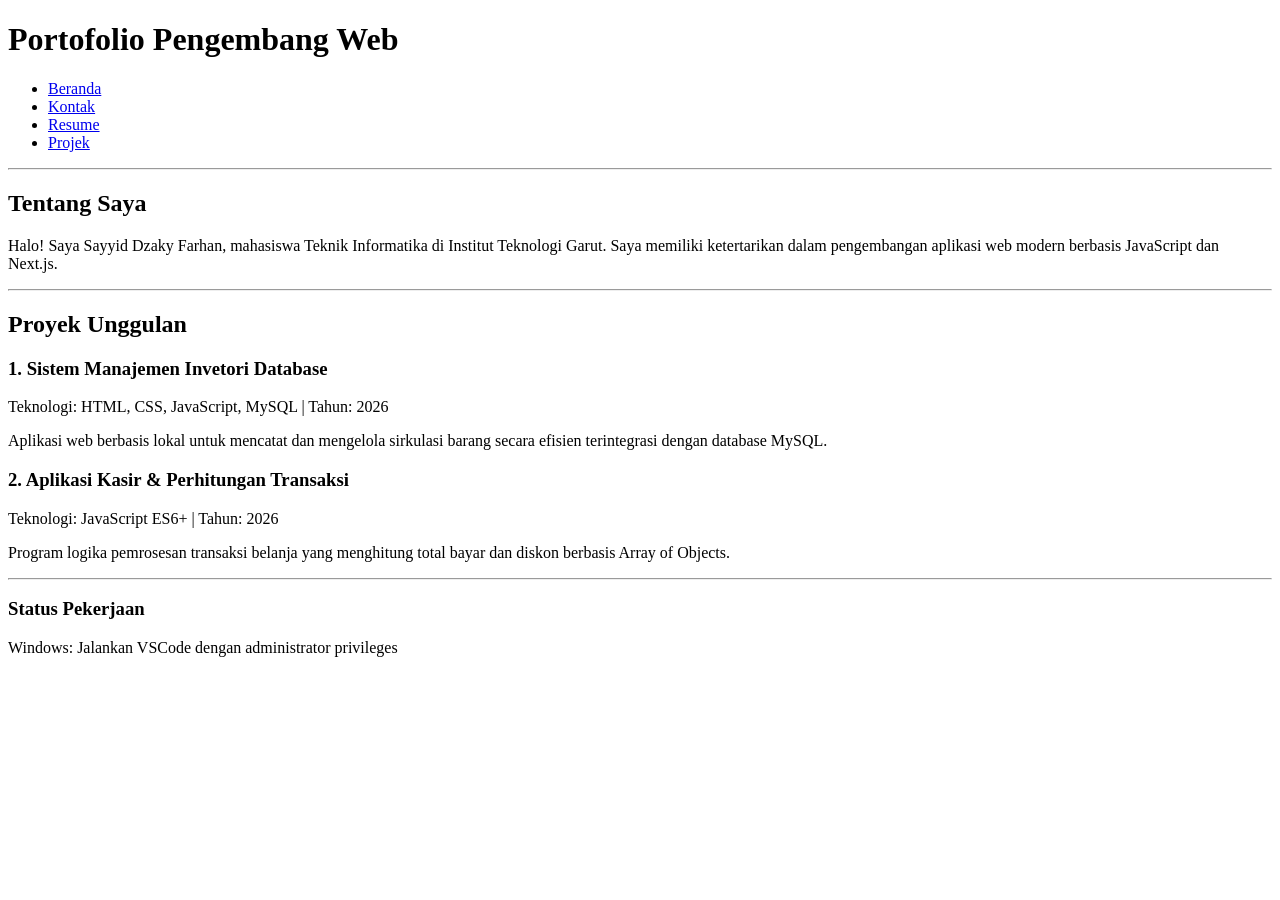
<file: Pertemuan-2/index.html>
<!DOCTYPE html>
<html lang="en">
<head>
    <meta charset="UTF-8">
    <meta name="viewport" content="width=device-width, initial-scale=1.0">
    <title>Modul 2 - Web Portofolio Mahasiswa</title>
</head>
<body>
    <header>
        <h1>Portofolio Pengembang Web</h1>
        <nav>
            <ul>
                <li><a href="index.html">Beranda</a></li>
                <li><a href="kontak.html">Kontak</a></li>
                <li><a href="resume.html">Resume</a></li>
                <li><a href="projek.html">Projek</a></li>
            </ul>
        </nav>
    </header>
    <hr>
    <main>
        <section id="tentang">
            <h2>Tentang Saya</h2>
            <p>Halo! Saya Sayyid Dzaky Farhan, mahasiswa Teknik Informatika di Institut Teknologi Garut. Saya memiliki ketertarikan dalam pengembangan aplikasi web modern berbasis JavaScript dan Next.js.</p>
        </section>
        <hr>
        <section id="proyek">
            <h2>Proyek Unggulan</h2>
            <article>
                <header>
                    <h3>1. Sistem Manajemen Invetori Database</h3>
                    <p>Teknologi: HTML, CSS, JavaScript, MySQL | Tahun:     <time datetime="2026">2026</time></p>
                </header>
                <p>Aplikasi web berbasis lokal untuk mencatat dan mengelola sirkulasi barang secara efisien terintegrasi dengan database MySQL.</p>
            </article>
            <article>
                <header>
                    <h3>2. Aplikasi Kasir & Perhitungan Transaksi</h3>
                    <p>Teknologi: JavaScript ES6+ | Tahun: <time datetime="2026">2026</time></p>
                </header>
                <p>
                    Program logika pemrosesan transaksi belanja yang menghitung total bayar dan diskon berbasis Array of Objects.
                </p>
            </article>
        </section>
    </main>
    <hr>
    <aside>
        <h3>Status Pekerjaan</h3>
        <p>Windows: Jalankan VSCode dengan administrator privileges</p>
    </aside>
</body>
</html>
</file>
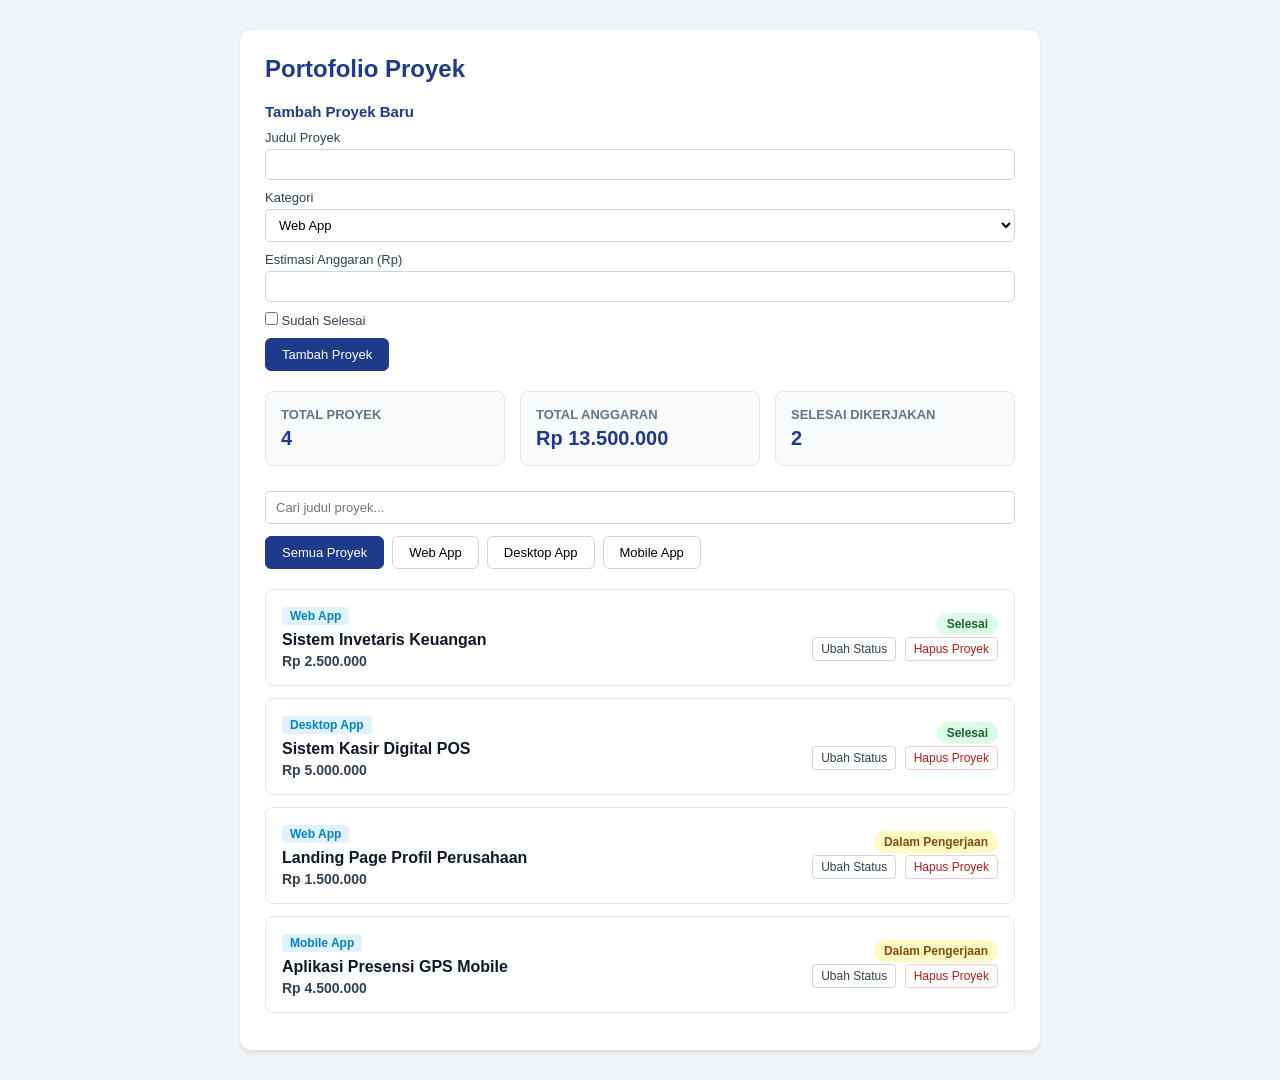
<file: pertemuan-4/index.html>
<!DOCTYPE html>
<html lang="id">
<head>
<meta charset="UTF-8">
<meta name="viewport" content="width=device-width, initial-scale=1.0">
<title>Dashboard Portofolio Proyek - Modul 4</title>
<link rel="icon" href="data:,">
<style>
* { box-sizing: border-box; margin: 0; padding: 0; font-family: 'Segoe UI', Tahoma, Geneva, sans-serif; }
body { background-color: #f1f5f9; color: #0f172a; padding: 30px 15px; }
.container { max-width: 800px; margin: 0 auto; background: #ffffff; border-radius: 12px; padding: 25px;
box-shadow: 0 4px 6px -1px rgba(0, 0, 0, 0.1); }
h1 { color: #1e3a8a; font-size: 24px; margin-bottom: 20px; }
.stats-grid { display: grid; grid-template-columns: repeat(auto-fit, minmax(200px, 1fr)); gap: 15px;
margin-bottom: 25px; }
.stat-card { background: #f8fafc; border: 1px solid #e2e8f0; border-radius: 8px; padding: 15px; text-
align: center; }
.stat-card h3 { font-size: 13px; color: #64748b; text-transform: uppercase; margin-bottom: 5px; }
.stat-card p { font-size: 20px; font-weight: bold; color: #1e3a8a; }
.filter-group { display: flex; gap: 8px; margin-bottom: 20px; flex-wrap: wrap; }
.btn-filter { padding: 8px 16px; border: 1px solid #cbd5e1; background: #ffffff; border-radius: 6px;
cursor: pointer; font-size: 13px; font-weight: 500; transition: all 0.2s; }
.btn-filter.active, .btn-filter:hover { background: #1e3a8a; color: #ffffff; border-color: #1e3a8a; }
.project-card { border: 1px solid #e2e8f0; border-radius: 8px; padding: 16px; margin-bottom: 12px;
display: flex; justify-content: space-between; align-items: center; background: #ffffff; transition: transform
0.15s ease; }
.project-card:hover { transform: translateY(-2px); }
.project-info h4 { font-size: 16px; color: #0f172a; margin-bottom: 4px; }
.project-category { display: inline-block; font-size: 12px; color: #0284c7; background: #e0f2fe; padding:
2px 8px; border-radius: 4px; margin-bottom: 6px; font-weight: 600; }
.project-budget { font-size: 14px; color: #334155; font-weight: 600; }
.badge { padding: 4px 10px; border-radius: 20px; font-size: 12px; font-weight: 600; }
.badge-success { background: #dcfce7; color: #166534; }
.badge-pending { background: #fef9c3; color: #854d0e; }
.form-section { margin-bottom: 20px; }
.form-section h3 { font-size: 15px; color: #1e3a8a; margin-bottom: 10px; }
.form-group { margin-bottom: 10px; }
.form-group label { display: block; font-size: 13px; color: #334155; margin-bottom: 4px; }
.form-group input, .form-group select { width: 100%; padding: 7px 9px; border: 1px solid #cbd5e1;
border-radius: 5px; font-size: 13px; font-family: inherit; background: #ffffff; }
.form-group input:focus, .form-group select:focus { outline: none; border-color: #1e3a8a; }
.form-group input[type="checkbox"] { width: auto; }
.btn-submit { padding: 8px 16px; border: 1px solid #1e3a8a; background: #1e3a8a; color: #ffffff;
border-radius: 6px; font-size: 13px; font-weight: 500; cursor: pointer; }
.btn-submit:hover { background: #172554; }
.form-error { display: none; color: #b91c1c; font-size: 13px; margin-top: 6px; }
.form-error.show { display: block; }
.search-input { width: 100%; padding: 8px 10px; border: 1px solid #cbd5e1; border-radius: 5px;
font-size: 13px; font-family: inherit; margin-bottom: 12px; }
.search-input:focus { outline: none; border-color: #1e3a8a; }
.project-actions { text-align: right; }
.btn-action { margin-top: 5px; margin-left: 4px; padding: 4px 8px; border: 1px solid #cbd5e1;
border-radius: 4px; background: #ffffff; color: #334155; font-size: 12px; cursor: pointer; }
.btn-action:hover { background: #f1f5f9; }
.btn-action.hapus { color: #b91c1c; border-color: #fecaca; }
</style>
</head>
<body>
<div class="container">
    <h1>Portofolio Proyek</h1>

<div class="form-section">
<h3>Tambah Proyek Baru</h3>
<form id="project-form">
<div class="form-group">
<label for="input-title">Judul Proyek</label>
<input type="text" id="input-title">
</div>
<div class="form-group">
<label for="input-category">Kategori</label>
<select id="input-category">
<option value="Web App">Web App</option>
<option value="Mobile App">Mobile App</option>
<option value="Desktop App">Desktop App</option>
<option value="UI/UX Design">UI/UX Design</option>
</select>
</div>
<div class="form-group">
<label for="input-budget">Estimasi Anggaran (Rp)</label>
<input type="number" id="input-budget">
</div>
<div class="form-group">
<label for="input-completed"><input type="checkbox" id="input-completed"> Sudah Selesai</label>
</div>
<div class="form-group">
<button type="submit" class="btn-submit">Tambah Proyek</button>
</div>
<p class="form-error" id="form-error"></p>
</form>
</div>

<div class="stats-grid">
<div class="stat-card">
<h3>Total Proyek</h3>
<p id="stat-total-projects">0</p>
</div>
<div class="stat-card">
<h3>Total Anggaran</h3>
<p id="stat-total-budget">Rp 0</p>
</div>
<div class="stat-card">
<h3>Selesai Dikerjakan</h3>
<p id="stat-completed-projects">0</p>
</div>
</div>

<input type="search" id="search-input" class="search-input" placeholder="Cari judul proyek...">

<div class="filter-group">
<button class="btn-filter active" data-category="Semua">Semua Proyek</button>
<button class="btn-filter" data-category="Web App">Web App</button>
<button class="btn-filter" data-category="Desktop App">Desktop App</button>
<button class="btn-filter" data-category="Mobile App">Mobile App</button>
</div>

<div id="project-list"></div>
</div>
<script src="main.js"></script>
</body>
</html>
</file>
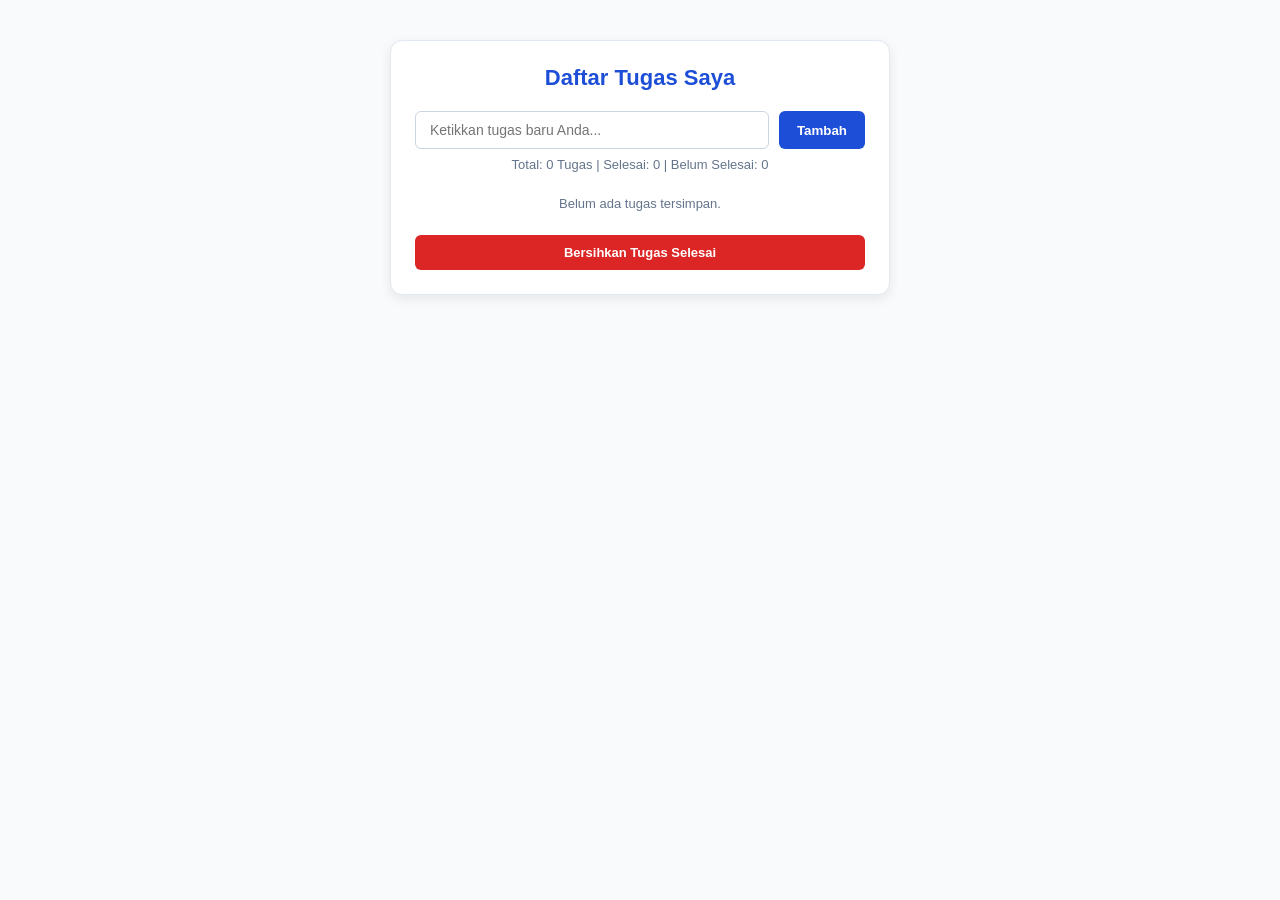
<file: pertemuan-5/index.html>
<!DOCTYPE html>
<html lang="id">
<head>
<meta charset="UTF-8">
<meta name="viewport" content="width=device-width, initial-scale=1.0">
<title>Aplikasi To-Do List - Modul 5</title>
<link rel="stylesheet" href="style.css">
</head>
<body>
<div class="todo-app">
<h2>Daftar Tugas Saya</h2>

<!-- Form Input Tugas -->
<form id="todoForm" novalidate>
<div class="input-section">
<input type="text" id="taskInput" placeholder="Ketikkan tugas baru Anda...">
<button type="submit" class="add-btn">Tambah</button>
</div>
    <div class="error-message" id="inputError">
        Tugas tidak boleh kosong atau kurang dari 3 karakter!
    </div>

    <div class="error-message" id="tugasError">
        Maksimal hanya 5 tugas!
    </div>
    </form>

    <!-- Ringkasan Jumlah Tugas -->
    <div class="task-counter" id="taskCounter"></div>

    <!-- Daftar Tugas -->
    <ul class="todo-list" id="todoList"></ul>

    <button type="button" id="clearCompletedBtn" class="clear-btn">Bersihkan Tugas Selesai</button>
</div>

<script src="script.js"></script>
</body>
</html>
</file>
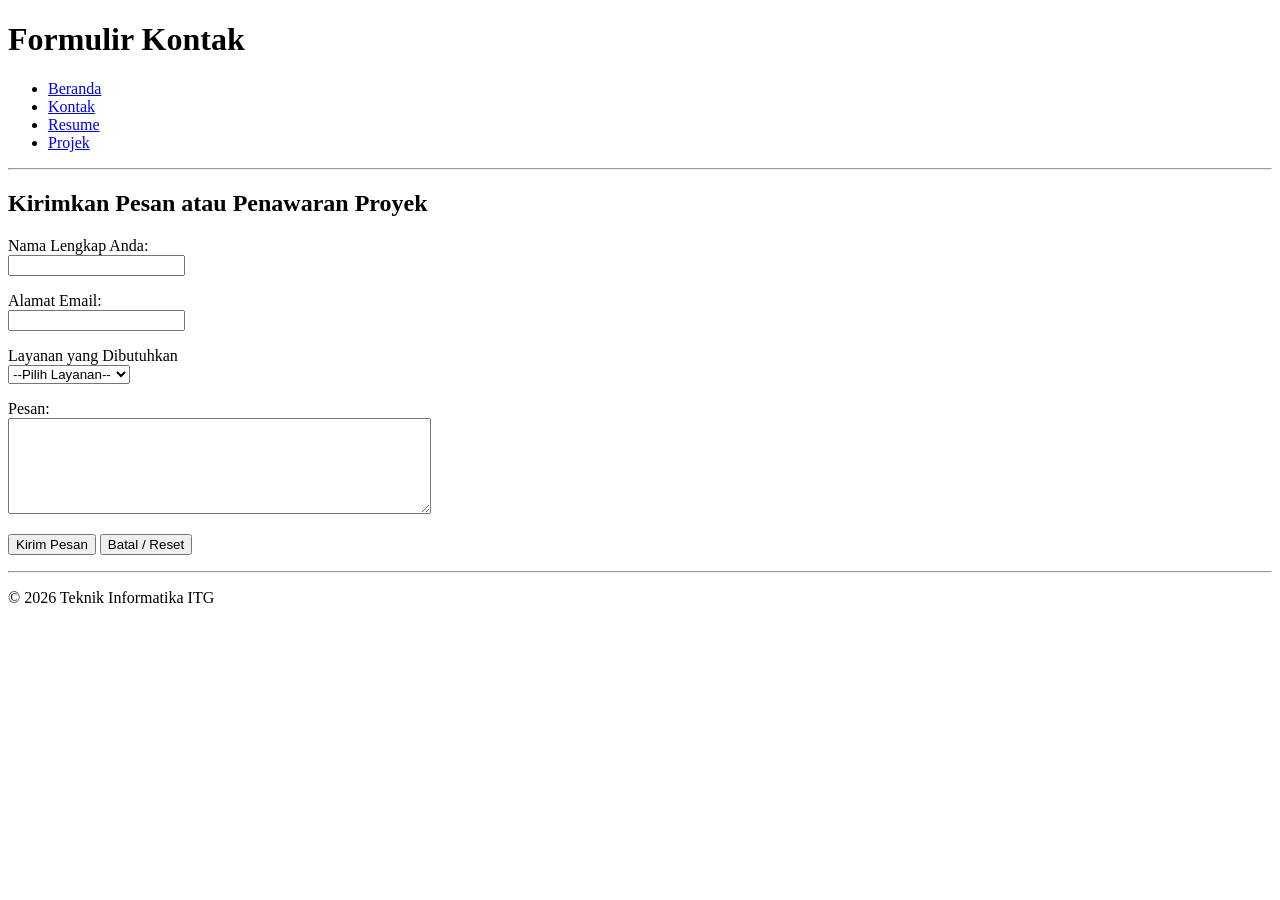
<file: Pertemuan-2/kontak.html>
<!DOCTYPE html>
<html lang="en">
<head>
    <meta charset="UTF-8">
    <meta name="viewport" content="width=device-width, initial-scale=1.0">
    <title>Form Kontak</title>
</head>
<body>
    <header>
        <h1>Formulir Kontak</h1>
    </header>
    <nav>
        <ul>
            <li><a href="index.html">Beranda</a></li>
            <li><a href="kontak.html">Kontak</a></li>
            <li><a href="resume.html">Resume</a></li>
            <li><a href="projek.html">Projek</a></li>
        </ul>
    </nav>
    <hr>
    <main>
        <section>
            <h2>Kirimkan Pesan atau Penawaran Proyek</h2>
            <form>
                <p>
                    <label for="nama_pengirim">Nama Lengkap Anda:</label><br>
                    <input type="text" name="nama_pengirim" id="nama_pengirim">
                </p>
                <p>
                    <label for="email_pengirim">Alamat Email:</label><br>
                    <input type="email" name="email_pengirim" id="email_pengirim">
                </p>
                <p>
                <label for="jenis_layanan">Layanan yang Dibutuhkan</label><br>
                <select name="jenis_layanan" id="jenis_layanan">
                    <option value="">--Pilih Layanan--</option>
                    <option value="web">Pembuatan Web</option>
                    <option value="other">Lain-Lain</option>
                </select>
                </p>
                <p>
                    <label for="pesan">Pesan:</label><br>
                    <textarea name="pesan" id="pesan" rows="6" cols="50"></textarea>
                </p>
                <p>
                    <button type="submit">Kirim Pesan</button>
                    <button type="reset">Batal / Reset</button>
                </p>
            </form>
        </section>
    </main>
    <hr>
    <footer>
        <p>&copy; 2026 Teknik Informatika ITG</p>
    </footer>
</body>
</html>
</file>
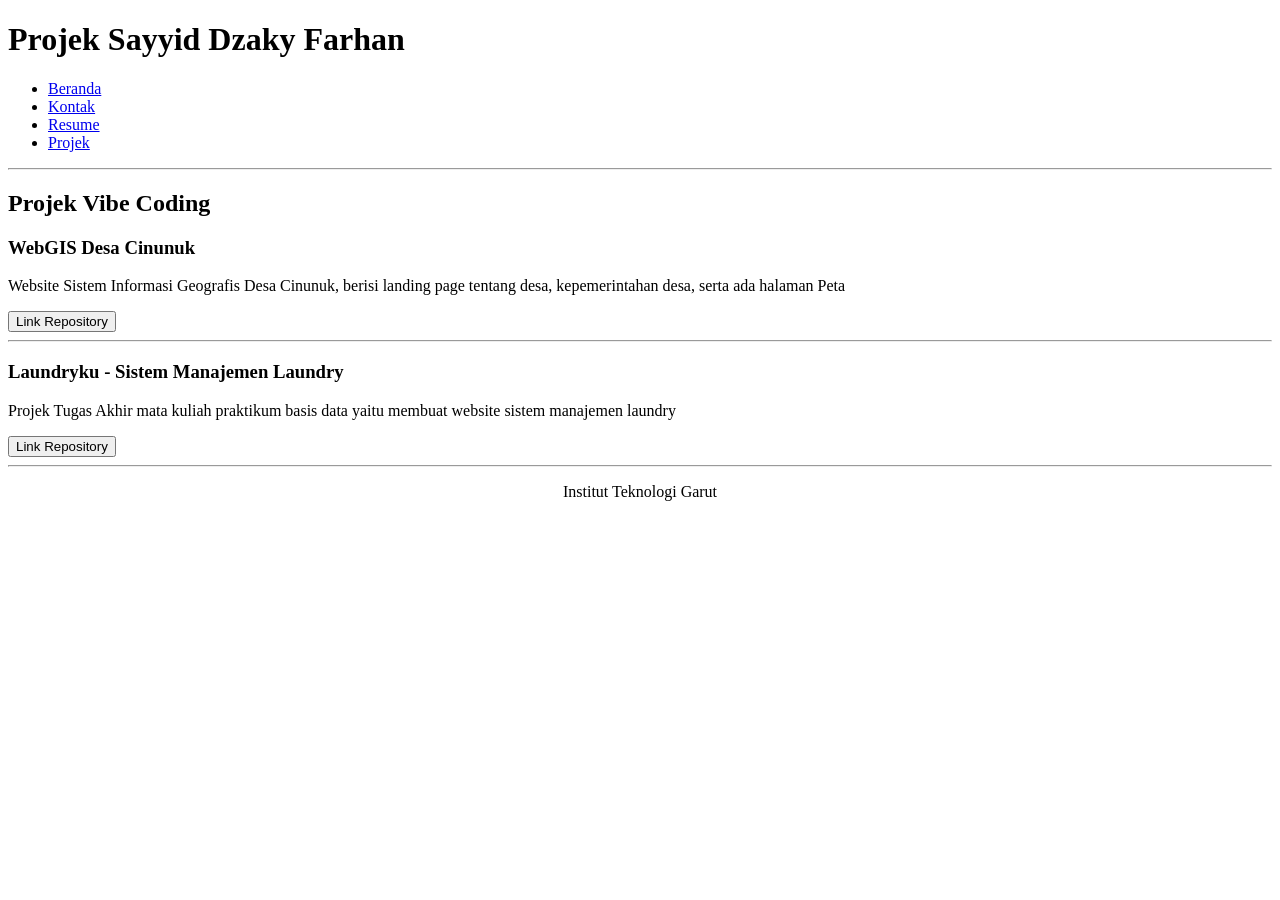
<file: Pertemuan-2/projek.html>
<!DOCTYPE html>
<html lang="en">
<head>
    <meta charset="UTF-8">
    <meta name="viewport" content="width=device-width, initial-scale=1.0">
    <title>Projek Sayyid Dzaky Farhan</title>
</head>
<body>
    <header>
        <h1>Projek Sayyid Dzaky Farhan</h1>
    </header>
    <nav>
        <ul>
            <li><a href="index.html">Beranda</a></li>
            <li><a href="kontak.html">Kontak</a></li>
            <li><a href="resume.html">Resume</a></li>
            <li><a href="projek.html">Projek</a></li>
        </ul>
    </nav>
    <hr>
    <h2>Projek Vibe Coding</h2>
    <h3>WebGIS Desa Cinunuk</h3>
    <p>Website Sistem Informasi Geografis Desa Cinunuk, berisi landing page tentang desa, kepemerintahan desa, serta ada halaman Peta</p>
    <a href="https://github.com/keyzakyy-dev/webgis-cinunuk"><button>Link Repository</button></a>
    <hr>
    <h3>Laundryku - Sistem Manajemen Laundry</h3>
    <p>Projek Tugas Akhir mata kuliah praktikum basis data yaitu membuat website sistem manajemen laundry</p>
    <a href="https://github.com/keyzakyy-dev/laundryku"><button>Link Repository</button></a>
    <hr>
</body>
<footer>
    <p><center>Institut Teknologi Garut</center></p>
</footer>
</html>
</file>
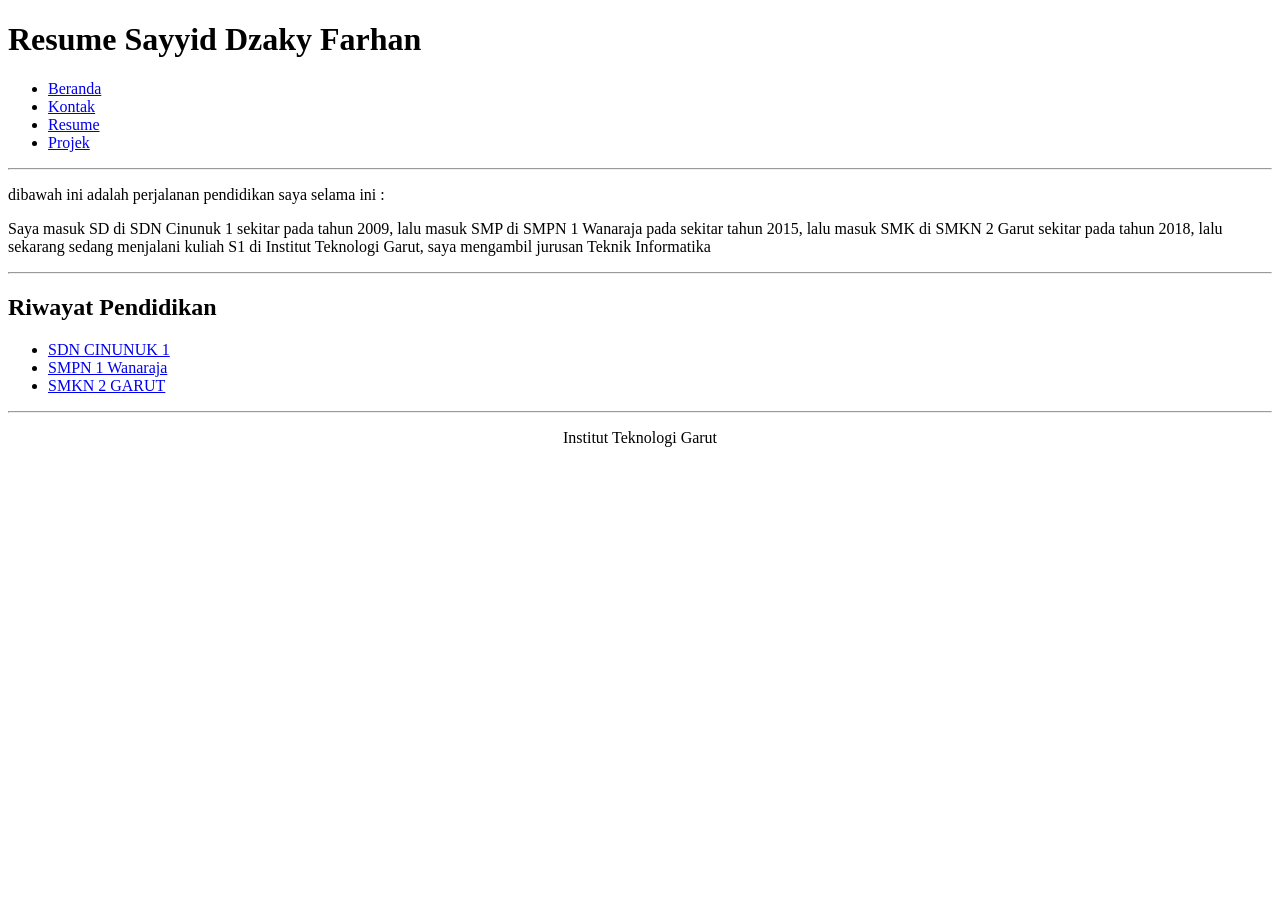
<file: Pertemuan-2/resume.html>
<!DOCTYPE html>
<html lang="en">
<head>
    <meta charset="UTF-8">
    <meta name="viewport" content="width=device-width, initial-scale=1.0">
    <title>Resume</title>
</head>
<body>
    <header>
        <h1>Resume Sayyid Dzaky Farhan</h1>
    </header>
    <nav>
            <ul>
                <li><a href="index.html">Beranda</a></li>
                <li><a href="kontak.html">Kontak</a></li>
                <li><a href="resume.html">Resume</a></li>
                <li><a href="projek.html">Projek</a></li>
            </ul>
        </nav>
    <hr>
    <section id="profil-pribadi">
        <p>dibawah ini adalah perjalanan pendidikan saya selama ini :</p>
        <p>Saya masuk SD di SDN Cinunuk 1 sekitar pada tahun 2009, lalu masuk SMP di SMPN 1 Wanaraja pada sekitar tahun 2015, lalu masuk SMK di SMKN 2 Garut sekitar pada tahun 2018, lalu sekarang sedang menjalani kuliah S1 di Institut Teknologi Garut, saya mengambil jurusan Teknik Informatika</p>
    </section>
    <hr>
    <h2>Riwayat Pendidikan</h2>
    <ul>
        <li><a href="https://maps.app.goo.gl/kYNe5EdLQofwqBQj6">SDN CINUNUK 1</a></li>
        <li><a href="https://maps.app.goo.gl/i5UDMM8gfCao6ZWE7">SMPN 1 Wanaraja</a></li>
        <li><a href="https://maps.app.goo.gl/ZvjvX3H5HeU1fxGG7">SMKN 2 GARUT</a></li>
    </ul>
    <hr>
</body>
<footer>
    <p><center>Institut Teknologi Garut</center></p>
</footer>
</html>
</file>
<file: pertemuan-5/style.css>
* { 
    box-sizing: border-box; 
    margin: 0; 
    padding: 0;
}

body {
    font-family: 'Segoe UI', Tahoma, Geneva, Verdana, sans-serif;
    background-color: #f8fafc;
    color: #1e293b;
    padding: 40px 20px;
    display: flex;
    justify-content: center;
}

.todo-app {
    background: #ffffff;
    width: 100%;
    max-width: 500px;
    padding: 24px;
    border-radius: 12px;
    border: 1px solid #e2e8f0;
    box-shadow: 0 4px 12px rgba(0, 0, 0, 0.08);
}

h2 {
    color: #1d4ed8; 
    margin-bottom: 20px; 
    text-align: center; 
    font-size: 22px;
}

.input-section {
    display: flex;
    gap: 10px;
    margin-bottom: 8px;
}

input[type="text"] {
    flex: 1; 
    padding: 10px 14px; 
    border: 1px solid #cbd5e1; 
    border-radius: 6px;
    font-size: 14px; 
    outline: none;
}

input[type="text"].error {
    border-color: #dc3545;
    background-color: #fff5f5;
}

button.add-btn {
    background-color: #1d4ed8; 
    color: white; 
    border: none; 
    padding: 10px 18px;
    border-radius: 6px; 
    font-weight: bold;
    cursor: pointer;
}

button.add-btn:hover {
    background-color: #1e40af;
}

.error-message {
    color: #dc3545;
    font-size: 12px; 
    margin-bottom: 14px; 
    display: none;
}

.todo-list {
    list-style: none;
    margin-top: 14px;
}

.todo-item {
    display: flex; 
    align-items: center;
    justify-content: space-between;
    padding: 10px 12px; 
    background-color: #f1f5f9; 
    border-radius: 6px; 
    margin-bottom:8px;
}

.todo-item.completed {
    border-left-color: #16a34a;
    opacity: 0.7;
}

.todo-item.completed .todo-text {
    text-decoration: line-through;
    color: #64748b;
}
.todo-text {
    font-size: 14px;
    flex: 1;
    margin-right: 10px;

}
.todo-actions {
    display: flex;
    gap: 6px;

}
.action-btn {
    border: none;
    padding: 5px 9px;
    border-radius: 4px;
    font-size: 12px;
    cursor: pointer;
    font-weight: bold;
}

.complete-btn {
    background-color: #16a34a;
    color: white;
}

.complete-btn:hover {
    background-color: #15803d;
}

.delete-btn {
    background-color: #dc2626;
    color: white;
}
.delete-btn:hover {
    background-color: #b91c1c;
}

.task-counter {
    font-size: 13px;
    color: #64748b;
    margin: 8px 0 12px;
    text-align: center;
    font-weight: 500;
}

.clear-btn {
    width: 100%;
    margin-top: 14px;
    padding: 10px;
    background-color: #dc2626;
    color: white;
    border: none;
    border-radius: 6px;
    font-size: 13px;
    font-weight: bold;
    cursor: pointer;
}
</file>
